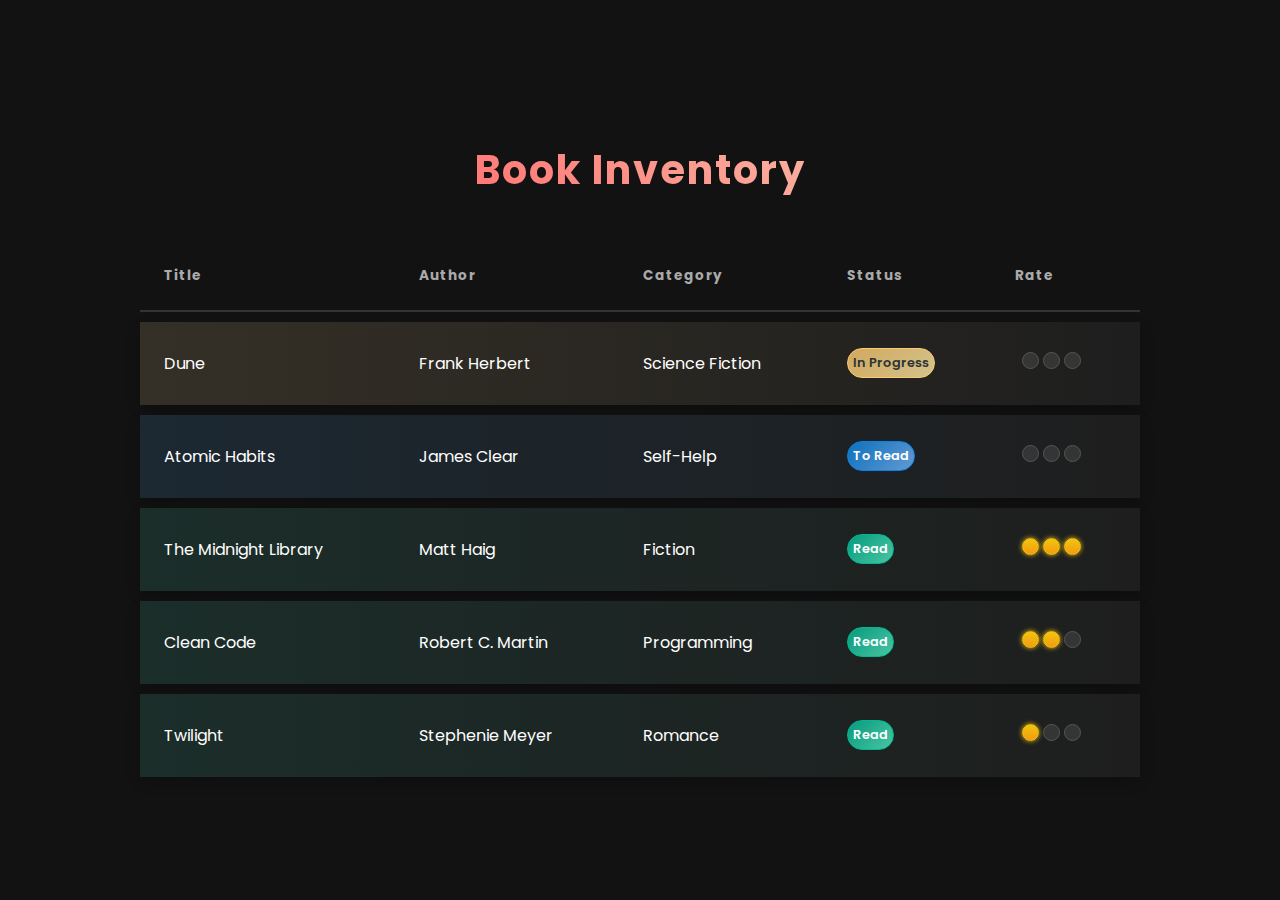
<file: bookInventoryApp/index.html>
<!DOCTYPE html>
<html lang="en">

<head>
    <meta charset="UTF-8">
    <meta name="viewport" content="width=device-width, initial-scale=1.0">
    <title>Book Inventory</title>
    <link rel="stylesheet" href="styles.css">
</head>

<body>
    <h1>Book Inventory</h1>

    <table>
        <thead>
            <tr>
                <th>Title</th>
                <th>Author</th>
                <th>Category</th>
                <th>Status</th>
                <th>Rate</th>
            </tr>
        </thead>
        <tbody>
            <!-- Row 1: In Progress -->
            <tr class="in-progress">
                <td>Dune</td>
                <td>Frank Herbert</td>
                <td>Science Fiction</td>
                <td><span class="status">In Progress</span></td>
                <td>
                    <span class="rate">
                        <span></span><span></span><span></span>
                    </span>
                </td>
            </tr>

            <!-- Row 2: To Read -->
            <tr class="to-read">
                <td>Atomic Habits</td>
                <td>James Clear</td>
                <td>Self-Help</td>
                <td><span class="status">To Read</span></td>
                <td>
                    <span class="rate">
                        <span></span><span></span><span></span>
                    </span>
                </td>
            </tr>

            <!-- Row 3: Read (3 Stars) -->
            <tr class="read">
                <td>The Midnight Library</td>
                <td>Matt Haig</td>
                <td>Fiction</td>
                <td><span class="status">Read</span></td>
                <td>
                    <!-- Class "rate three" -->
                    <span class="rate three">
                        <span></span><span></span><span></span>
                    </span>
                </td>
            </tr>

            <!-- Row 4: Read (2 Stars) -->
            <tr class="read">
                <td>Clean Code</td>
                <td>Robert C. Martin</td>
                <td>Programming</td>
                <td><span class="status">Read</span></td>
                <td>
                    <!-- Class "rate two" -->
                    <span class="rate two">
                        <span></span><span></span><span></span>
                    </span>
                </td>
            </tr>

            <!-- Row 5: Read (1 Star) -->
            <tr class="read">
                <td>Twilight</td>
                <td>Stephenie Meyer</td>
                <td>Romance</td>
                <td><span class="status">Read</span></td>
                <td>
                    <!-- Class "rate one" -->
                    <span class="rate one">
                        <span></span><span></span><span></span>
                    </span>
                </td>
            </tr>
        </tbody>
    </table>
</body>

</html>
</file>
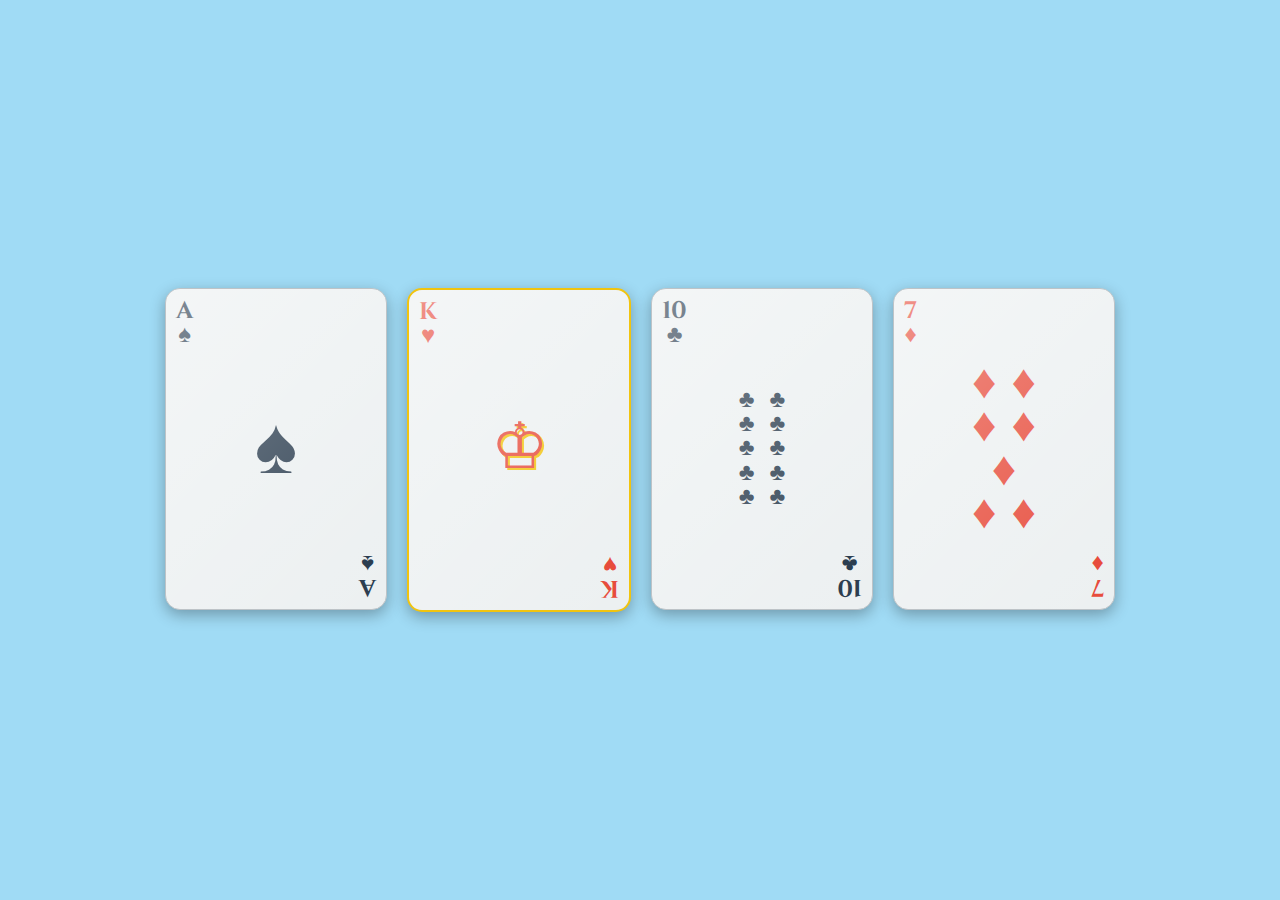
<file: cardsPage/index.html>
<!DOCTYPE html>
<html lang="en">

<head>
    <meta charset="UTF-8">
    <meta name="viewport" content="width=device-width, initial-scale=1.0">
    <title>Magical Playing Cards</title>
    <link rel="stylesheet" href="styles.css">
</head>

<body>
    <main id="playing-cards">

        <!-- Card 1: Ace of Spades -->
        <div class="card spades ace">
            <div class="left">
                <span>A</span>
                <span>♠</span>
            </div>
            <div class="middle">
                <span>♠</span>
            </div>
            <div class="right">
                <span>A</span>
                <span>♠</span>
            </div>
        </div>

        <!-- Card 2: King of Hearts -->
        <div class="card hearts king">
            <div class="left">
                <span>K</span>
                <span>♥</span>
            </div>
            <div class="middle">
                <span>♔</span>
            </div>
            <div class="right">
                <span>K</span>
                <span>♥</span>
            </div>
        </div>

        <!-- Card 3: 10 of Clubs -->
        <div class="card clubs ten">
            <div class="left">
                <span>10</span>
                <span>♣</span>
            </div>
            <div class="middle">
                <!-- Using rows to visualize 10 items while keeping parent flex-col -->
                <div class="row"><span>♣</span> <span>♣</span></div>
                <div class="row"><span>♣</span> <span>♣</span></div>
                <div class="row"><span>♣</span> <span>♣</span></div>
                <div class="row"><span>♣</span> <span>♣</span></div>
                <div class="row"><span>♣</span> <span>♣</span></div>
            </div>
            <div class="right">
                <span>10</span>
                <span>♣</span>
            </div>
        </div>

        <!-- Card 4: 7 of Diamonds -->
        <div class="card diamonds">
            <div class="left">
                <span>7</span>
                <span>♦</span>
            </div>
            <div class="middle">
                <div class="row"><span>♦</span> <span>♦</span></div>
                <div class="row"><span>♦</span> <span>♦</span></div>
                <div class="row"><span>♦</span></div>
                <div class="row"><span>♦</span> <span>♦</span></div>
            </div>
            <div class="right">
                <span>7</span>
                <span>♦</span>
            </div>
        </div>

    </main>
</body>

</html>
</file>
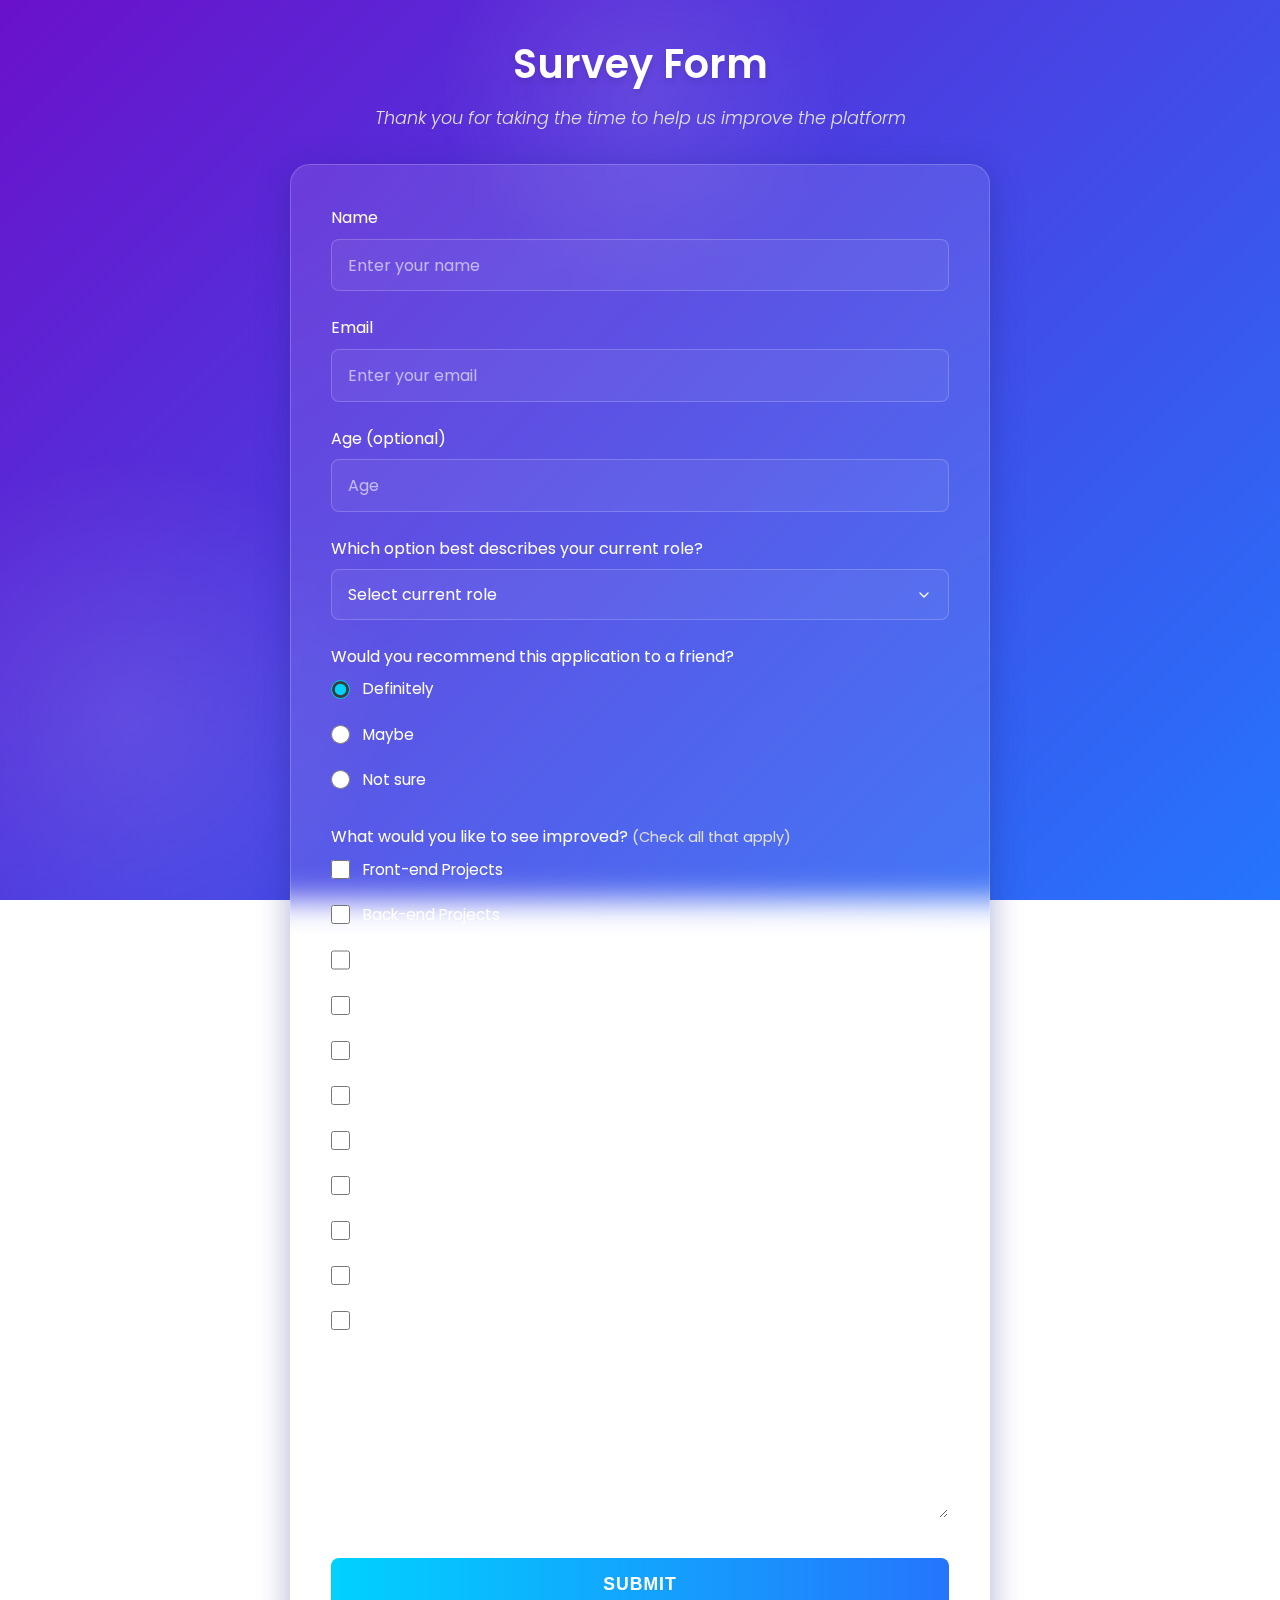
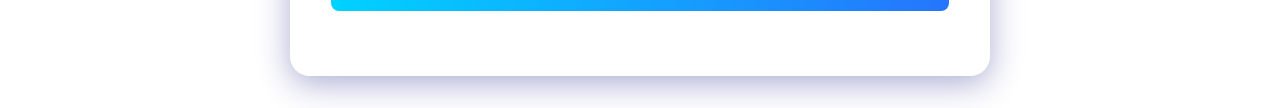
<file: surveyForm/index.html>
<!DOCTYPE html>
<html lang="en">

<head>
    <meta charset="UTF-8">
    <meta name="viewport" content="width=device-width, initial-scale=1.0">
    <title>Survey Form</title>
    <link rel="stylesheet" href="styles.css">
</head>

<body>
    <div class="container">
        <header>
            <h1 id="title">Survey Form</h1>
            <p id="description">Thank you for taking the time to help us improve the platform</p>
        </header>

        <form id="survey-form">
            <!-- Name Field -->
            <div class="form-group">
                <label id="name-label" for="name">Name</label>
                <input type="text" id="name" placeholder="Enter your name" required>
            </div>

            <!-- Email Field -->
            <div class="form-group">
                <label id="email-label" for="email">Email</label>
                <input type="email" id="email" placeholder="Enter your email" required>
            </div>

            <!-- Number Field -->
            <div class="form-group">
                <label id="number-label" for="number">Age (optional)</label>
                <input type="number" id="number" min="10" max="99" placeholder="Age">
            </div>

            <!-- Dropdown Field -->
            <div class="form-group">
                <label for="dropdown">Which option best describes your current role?</label>
                <select id="dropdown" name="role" required>
                    <option disabled selected value>Select current role</option>
                    <option value="student">Student</option>
                    <option value="job">Full Time Job</option>
                    <option value="learner">Full Time Learner</option>
                    <option value="preferNo">Prefer not to say</option>
                    <option value="other">Other</option>
                </select>
            </div>

            <!-- Radio Buttons -->
            <div class="form-group">
                <label>Would you recommend this application to a friend?</label>
                <div class="inline-group">
                    <label class="inline-control">
                        <input type="radio" name="recommend" value="definitely" checked> Definitely
                    </label>
                    <label class="inline-control">
                        <input type="radio" name="recommend" value="maybe"> Maybe
                    </label>
                    <label class="inline-control">
                        <input type="radio" name="recommend" value="not-sure"> Not sure
                    </label>
                </div>
            </div>

            <!-- Checkboxes -->
            <div class="form-group">
                <label>What would you like to see improved? <span
                        style="font-size: 0.9em; color: var(--text-muted)">(Check all that apply)</span></label>
                <div class="inline-group">
                    <label class="inline-control">
                        <input type="checkbox" name="improvement" value="front-end"> Front-end Projects
                    </label>
                    <label class="inline-control">
                        <input type="checkbox" name="improvement" value="back-end"> Back-end Projects
                    </label>
                    <label class="inline-control">
                        <input type="checkbox" name="improvement" value="data-visualization"> Data Visualization
                    </label>
                    <label class="inline-control">
                        <input type="checkbox" name="improvement" value="challenges"> Challenges
                    </label>
                    <label class="inline-control">
                        <input type="checkbox" name="improvement" value="open-source"> Open Source Community
                    </label>
                    <label class="inline-control">
                        <input type="checkbox" name="improvement" value="gitter-help-rooms"> Gitter help rooms
                    </label>
                    <label class="inline-control">
                        <input type="checkbox" name="improvement" value="videos"> Videos
                    </label>
                    <label class="inline-control">
                        <input type="checkbox" name="improvement" value="city-meetups"> City Meetups
                    </label>
                    <label class="inline-control">
                        <input type="checkbox" name="improvement" value="wiki"> Wiki
                    </label>
                    <label class="inline-control">
                        <input type="checkbox" name="improvement" value="forum"> Forum
                    </label>
                    <label class="inline-control">
                        <input type="checkbox" name="improvement" value="additional-courses"> Additional Courses
                    </label>
                </div>
            </div>

            <!-- Text Area -->
            <div class="form-group">
                <label for="comments">Any comments or suggestions?</label>
                <textarea id="comments" name="comment" placeholder="Enter your comment here..."></textarea>
            </div>

            <!-- Submit Button -->
            <div class="form-group">
                <button type="submit" id="submit">Submit</button>
            </div>
        </form>
    </div>
</body>

</html>
</file>
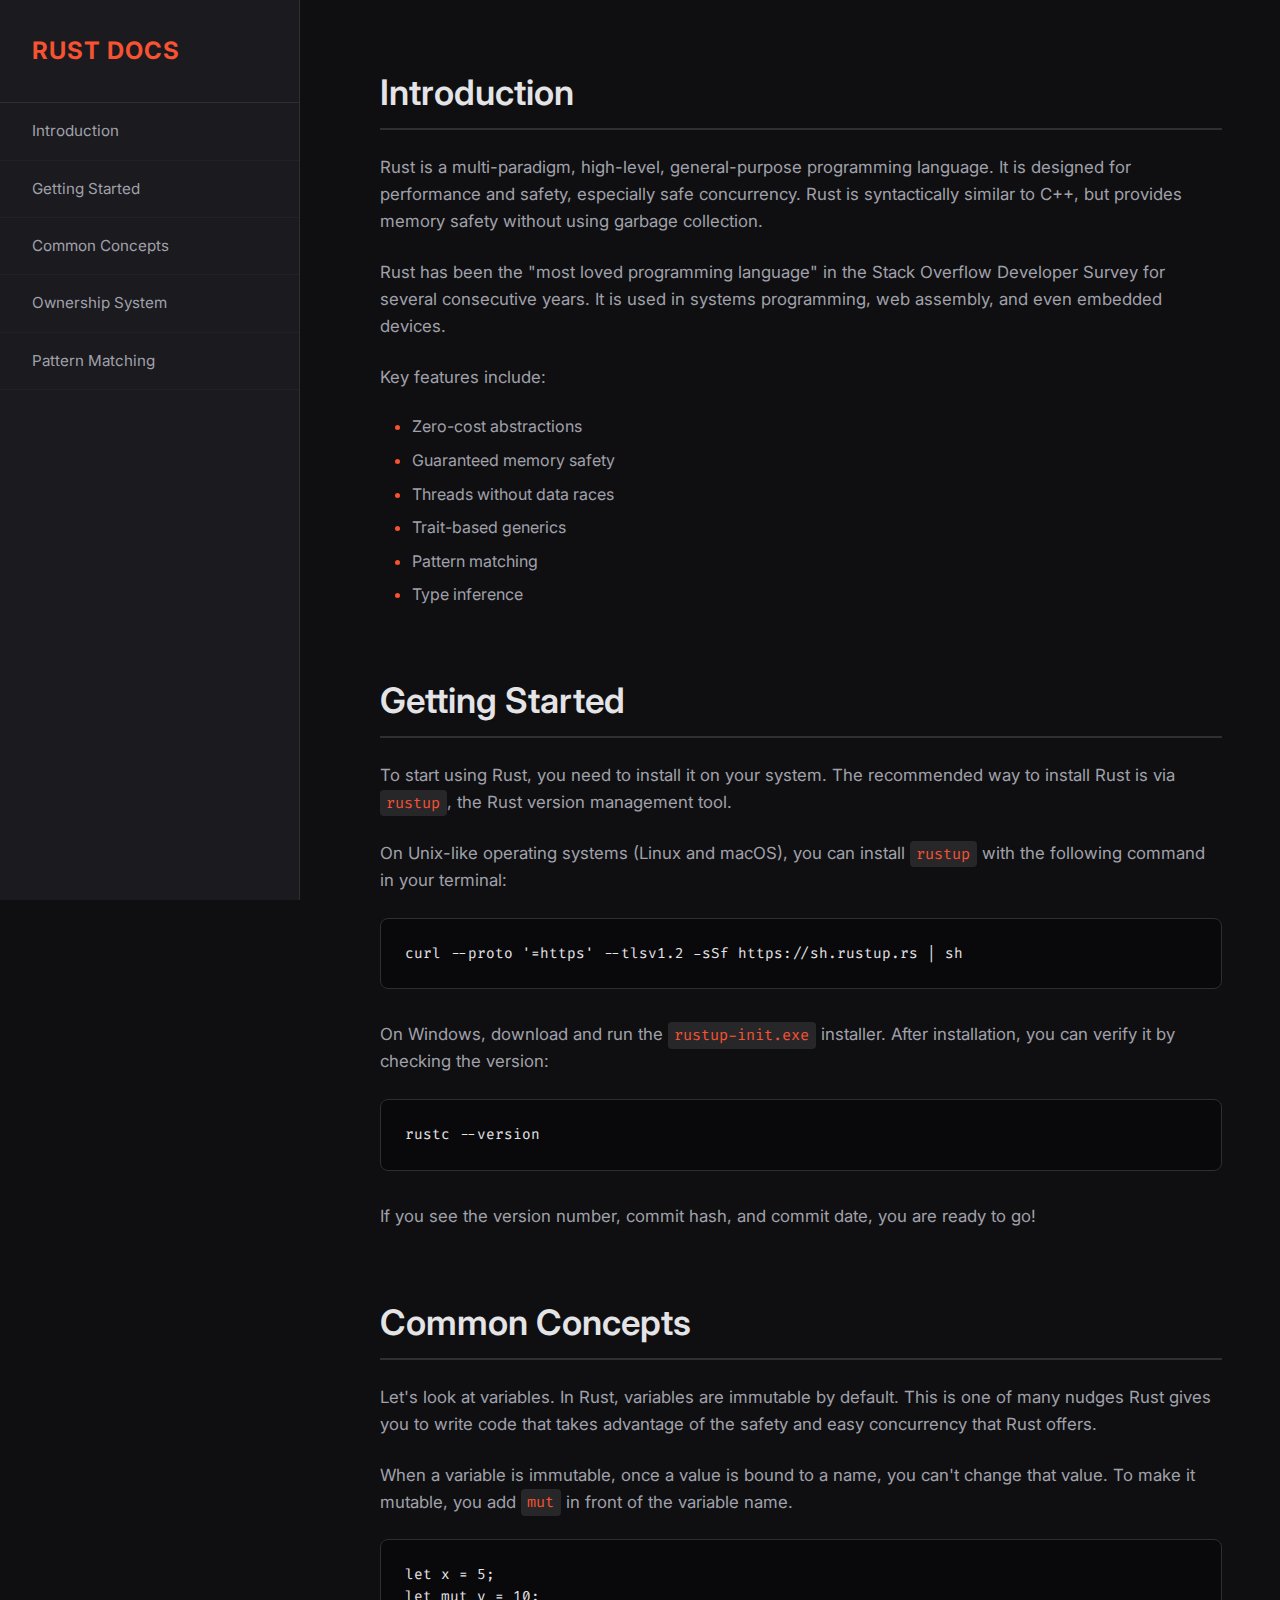
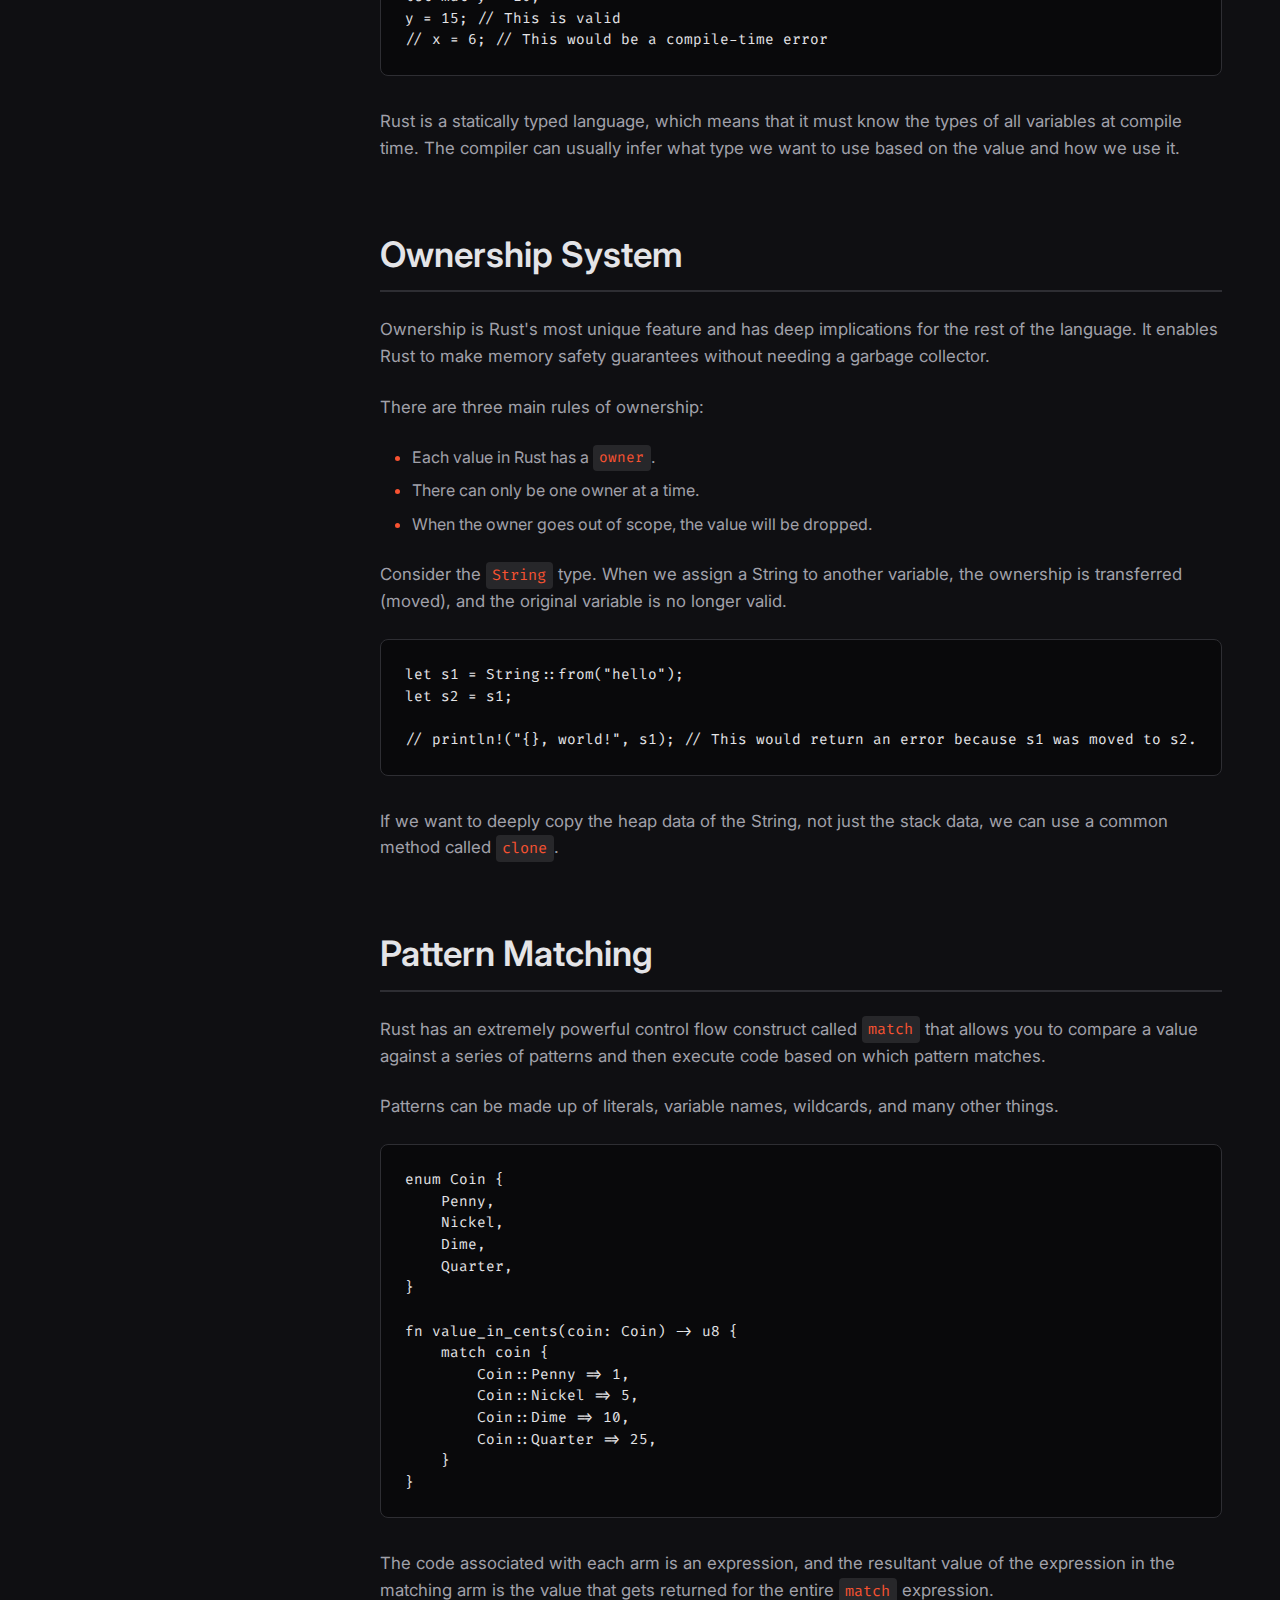
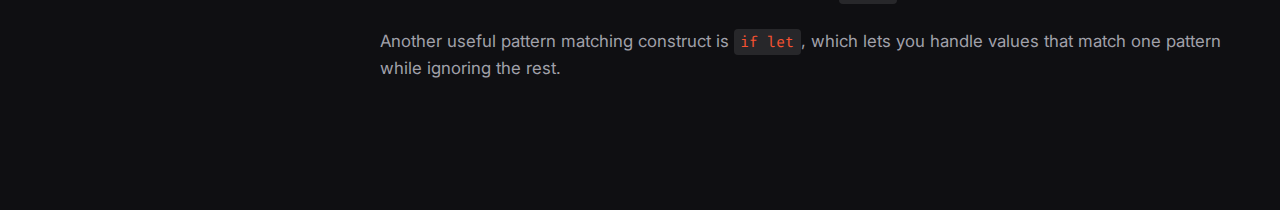
<file: techDoc/index.html>
<!DOCTYPE html>
<html lang="en">

<head>
    <meta charset="UTF-8">
    <meta name="viewport" content="width=device-width, initial-scale=1.0">
    <title>Rust Documentation</title>
    <link rel="stylesheet" href="styles.css">
</head>

<body>
    <nav id="navbar">
        <header>Rust Docs</header>
        <a class="nav-link" href="#Introduction">Introduction</a>
        <a class="nav-link" href="#Getting_Started">Getting Started</a>
        <a class="nav-link" href="#Common_Concepts">Common Concepts</a>
        <a class="nav-link" href="#Ownership_System">Ownership System</a>
        <a class="nav-link" href="#Pattern_Matching">Pattern Matching</a>
    </nav>

    <main id="main-doc">
        <section class="main-section" id="Introduction">
            <header>Introduction</header>
            <p>Rust is a multi-paradigm, high-level, general-purpose programming language. It is designed for
                performance and safety, especially safe concurrency. Rust is syntactically similar to C++, but provides
                memory safety without using garbage collection.</p>
            <p>Rust has been the "most loved programming language" in the Stack Overflow Developer Survey for several
                consecutive years. It is used in systems programming, web assembly, and even embedded devices.</p>
            <p>Key features include:</p>
            <ul>
                <li>Zero-cost abstractions</li>
                <li>Guaranteed memory safety</li>
                <li>Threads without data races</li>
                <li>Trait-based generics</li>
                <li>Pattern matching</li>
                <li>Type inference</li>
            </ul>
        </section>

        <section class="main-section" id="Getting_Started">
            <header>Getting Started</header>
            <p>To start using Rust, you need to install it on your system. The recommended way to install Rust is via
                <code>rustup</code>, the Rust version management tool.</p>
            <p>On Unix-like operating systems (Linux and macOS), you can install <code>rustup</code> with the following
                command in your terminal:</p>
            <pre><code>curl --proto '=https' --tlsv1.2 -sSf https://sh.rustup.rs | sh</code></pre>
            <p>On Windows, download and run the <code>rustup-init.exe</code> installer. After installation, you can
                verify it by checking the version:</p>
            <pre><code>rustc --version</code></pre>
            <p>If you see the version number, commit hash, and commit date, you are ready to go!</p>
        </section>

        <section class="main-section" id="Common_Concepts">
            <header>Common Concepts</header>
            <p>Let's look at variables. In Rust, variables are immutable by default. This is one of many nudges Rust
                gives you to write code that takes advantage of the safety and easy concurrency that Rust offers.</p>
            <p>When a variable is immutable, once a value is bound to a name, you can't change that value. To make it
                mutable, you add <code>mut</code> in front of the variable name.</p>
            <pre><code>let x = 5;
let mut y = 10;
y = 15; // This is valid
// x = 6; // This would be a compile-time error</code></pre>
            <p>Rust is a statically typed language, which means that it must know the types of all variables at compile
                time. The compiler can usually infer what type we want to use based on the value and how we use it.</p>
        </section>

        <section class="main-section" id="Ownership_System">
            <header>Ownership System</header>
            <p>Ownership is Rust's most unique feature and has deep implications for the rest of the language. It
                enables Rust to make memory safety guarantees without needing a garbage collector.</p>
            <p>There are three main rules of ownership:</p>
            <ul>
                <li>Each value in Rust has a <code>owner</code>.</li>
                <li>There can only be one owner at a time.</li>
                <li>When the owner goes out of scope, the value will be dropped.</li>
            </ul>
            <p>Consider the <code>String</code> type. When we assign a String to another variable, the ownership is
                transferred (moved), and the original variable is no longer valid.</p>
            <pre><code>let s1 = String::from("hello");
let s2 = s1;

// println!("{}, world!", s1); // This would return an error because s1 was moved to s2.</code></pre>
            <p>If we want to deeply copy the heap data of the String, not just the stack data, we can use a common
                method called <code>clone</code>.</p>
        </section>

        <section class="main-section" id="Pattern_Matching">
            <header>Pattern Matching</header>
            <p>Rust has an extremely powerful control flow construct called <code>match</code> that allows you to
                compare a value against a series of patterns and then execute code based on which pattern matches.</p>
            <p>Patterns can be made up of literals, variable names, wildcards, and many other things.</p>
            <pre><code>enum Coin {
    Penny,
    Nickel,
    Dime,
    Quarter,
}

fn value_in_cents(coin: Coin) -> u8 {
    match coin {
        Coin::Penny => 1,
        Coin::Nickel => 5,
        Coin::Dime => 10,
        Coin::Quarter => 25,
    }
}</code></pre>
            <p>The code associated with each arm is an expression, and the resultant value of the expression in the
                matching arm is the value that gets returned for the entire <code>match</code> expression.</p>
            <p>Another useful pattern matching construct is <code>if let</code>, which lets you handle values that match
                one pattern while ignoring the rest.</p>
        </section>
    </main>
</body>

</html>
</file>
<file: bookInventoryApp/styles.css>
@import url('https://fonts.googleapis.com/css2?family=Poppins:wght@300;400;500;600&display=swap');

:root {
    --bg-dark: #121212;
    --table-bg: #1e1e1e;
    --text-primary: #ffffff;
    --text-secondary: #aaaaaa;
    --accent-read: #00b894;
    --accent-reading: #fdcb6e;
    --accent-toread: #0984e3;
    --border-color: #333;
}

body {
    font-family: 'Poppins', sans-serif;
    background-color: var(--bg-dark);
    color: var(--text-primary);
    display: flex;
    flex-direction: column;
    align-items: center;
    justify-content: center;
    min-height: 100vh;
    margin: 0;
}

h1 {
    font-size: 2.5rem;
    margin-bottom: 2rem;
    background: linear-gradient(45deg, #ff7675, #fab1a0);
    -webkit-background-clip: text;
    -webkit-text-fill-color: transparent;
    letter-spacing: 2px;
}

table {
    width: 90%;
    max-width: 1000px;
    border-collapse: separate;
    /* Allows border radius */
    border-spacing: 0 10px;
    /* Spacing between rows */
}

th {
    padding: 1.5rem;
    text-align: left;
    color: var(--text-secondary);
    font-size: 0.85rem;
    letter-spacing: 1px;
    border-bottom: 2px solid var(--border-color);
}

td {
    padding: 1.5rem;
    vertical-align: middle;
}

/* Row Styling with Gradients (User Story: Attribute Selectors for rows) */
tr {
    transition: transform 0.2s;
}

tr:not(:first-child):hover {
    transform: scale(1.01);
}

/* Base style for data rows */
tbody tr {
    background-color: var(--table-bg);
    box-shadow: 0 5px 15px rgba(0, 0, 0, 0.2);
    border-radius: 8px;
    /* Note: requires display block or specific border-collapse handling on modern browsers, but visuals will try to adhere */
}

/* Using attribute selectors as requested for row backgrounds */
tr[class="read"] {
    background-image: linear-gradient(90deg, rgba(0, 184, 148, 0.1), transparent);
}

tr[class="to-read"] {
    background-image: linear-gradient(90deg, rgba(9, 132, 227, 0.1), transparent);
}

tr[class="in-progress"] {
    background-image: linear-gradient(90deg, rgba(253, 203, 110, 0.1), transparent);
}

/* Span Display Property (User Story) */
span {
    display: inline-block;
}

/* Status Badge Styling using Attribute Selectors (User Story) */
/* Shared status styles */
span[class="status"] {
    padding: 6px 12px;
    border-radius: 20px;
    font-size: 0.8rem;
    font-weight: 600;
}

/* Rate Container & Shared Rate Span Styles (User Story target class starting with rate) */
span[class="status"],
span[class^="rate"] {
    /* Height, width, padding as requested */
    height: auto;
    width: auto;
    padding: 5px;
    /* Minimal padding */
}

/* Target span elements inside .rate (The dots) */
span[class^="rate"]>span {
    border: 1px solid #555;
    border-radius: 50%;
    margin: 0 2px;
    height: 15px;
    width: 15px;
    background-color: rgba(255, 255, 255, 0.1);
}

/* Specific Status Styles (Descendant of TR classes) */

/* To Read Status */
tr[class="to-read"] span[class="status"] {
    border: 1px solid var(--accent-toread);
    background-image: linear-gradient(135deg, rgba(9, 132, 227, 0.8), rgba(116, 185, 255, 0.8));
    color: white;
}

/* Read Status */
tr[class="read"] span[class="status"] {
    border: 1px solid var(--accent-read);
    background-image: linear-gradient(135deg, rgba(0, 184, 148, 0.8), rgba(85, 239, 196, 0.8));
    color: white;
}

/* In Progress Status */
tr[class="in-progress"] span[class="status"] {
    border: 1px solid var(--accent-reading);
    background-image: linear-gradient(135deg, rgba(253, 203, 110, 0.8), rgba(255, 234, 167, 0.8));
    color: #2d3436;
    /* Dark text for contrast on yellow */
}


/* Rating Logic (User Stories for filling the dots) */
/* The rating dots are direct children of span[class^="rate"] */

/* 1 Star (Rate: one) */
span[class~="one"]>span:first-child {
    background-image: linear-gradient(to bottom, #f1c40f, #f39c12);
    border-color: #f1c40f;
    box-shadow: 0 0 5px #f1c40f;
}

/* 2 Stars (Rate: two) */
span[class~="two"]>span:nth-child(-n+2) {
    background-image: linear-gradient(to bottom, #f1c40f, #f39c12);
    border-color: #f1c40f;
    box-shadow: 0 0 5px #f1c40f;
}

/* 3 Stars (Rate: three) - Targeting all descendants */
span[class~="three"]>span {
    background-image: linear-gradient(to bottom, #f1c40f, #f39c12);
    border-color: #f1c40f;
    box-shadow: 0 0 5px #f1c40f;
}
</file>
<file: cardsPage/styles.css>
@import url('https://fonts.googleapis.com/css2?family=Cinzel:wght@400;700&display=swap');

:root {
    --card-width: 200px;
    --card-height: 300px;
    --bg-color: #a0dbf5;
    --card-bg: #ecf0f1;
    --red-suit: #e74c3c;
    --black-suit: #2c3e50;
    --gold-accent: #f1c40f;
}

body {
    background-color: var(--bg-color);
    margin: 0;
    min-height: 100vh;
    display: flex;
    align-items: center;
    justify-content: center;
    font-family: 'Cinzel', serif;
}

#playing-cards {
    display: flex;
    justify-content: center;
    flex-wrap: wrap;
    gap: 20px;
    padding: 2rem;
    perspective: 1000px;
}

.card {
    width: var(--card-width);
    height: var(--card-height);
    background-color: var(--card-bg);
    border-radius: 15px;
    box-shadow: 0 5px 15px rgba(0, 0, 0, 0.3);
    padding: 10px;

    /* Required Flex Properties */
    display: flex;
    justify-content: space-between;

    /* Animation & Interactive */
    transition: transform 0.4s cubic-bezier(0.175, 0.885, 0.32, 1.27),
        box-shadow 0.4s ease;
    cursor: pointer;
    position: relative;
    overflow: hidden;
    border: 1px solid #bdc3c7;
}

.card::before {
    content: '';
    position: absolute;
    top: 0;
    left: 0;
    width: 100%;
    height: 100%;
    background: linear-gradient(135deg, rgba(255, 255, 255, 0.4) 0%, rgba(255, 255, 255, 0) 100%);
    pointer-events: none;
}

.card:hover {
    transform: translateY(-20px) rotateX(10deg) scale(1.05);
    box-shadow: 0 20px 40px rgba(0, 0, 0, 0.4);
    z-index: 10;
}

/* Suit Specific Colors */
.card.hearts,
.card.diamonds {
    color: var(--red-suit);
}

.card.spades,
.card.clubs {
    color: var(--black-suit);
}

/* Left Section */
.left {
    align-self: flex-start;
    display: flex;
    flex-direction: column;
    align-items: center;
    font-size: 1.5rem;
    font-weight: bold;
    line-height: 1;
}

/* Middle Section */
.middle {
    align-self: center;

    /* Required Flex Properties */
    display: flex;
    flex-direction: column;

    font-size: 3rem;
    justify-content: center;
    align-items: center;
    gap: 5px;
    height: 100%;
}

/* Decorative center elements */
.middle span {
    display: block;
    line-height: 0.8;
}

/* Right Section */
.right {
    align-self: flex-end;
    display: flex;
    flex-direction: column;
    align-items: center;
    font-size: 1.5rem;
    font-weight: bold;
    line-height: 1;
    transform: rotate(180deg);
}

/* King Card Special Styling */
.card.king .middle {
    font-size: 4rem;
    text-shadow: 2px 2px 0 var(--gold-accent);
}

.card.king {
    border: 2px solid var(--gold-accent);
}

/* Ace Special Styling */
.card.ace .middle {
    font-size: 5rem;
}

/* Number 10 Special Styling */
.card.ten .middle {
    font-size: 1.5rem;
    display: flex;
    flex-wrap: wrap;
    /* We need column direction for the test, but complex layout for 10 is hard with just column. 
       Let's stick to requirements: flex-direction: column. 
       We can have rows inside the column. */
}

.row {
    display: flex;
    gap: 15px;
}
</file>
<file: surveyForm/styles.css>
@import url('https://fonts.googleapis.com/css2?family=Poppins:wght@300;400;500;600&display=swap');

:root {
    --primary-color: #6a11cb;
    --secondary-color: #2575fc;
    --accent-color: #00d2ff;
    --glass-bg: rgba(255, 255, 255, 0.1);
    --glass-border: rgba(255, 255, 255, 0.2);
    --text-color: #ffffff;
    --text-muted: #e0e0e0;
    --input-bg: rgba(255, 255, 255, 0.05);
    --input-focus-bg: rgba(255, 255, 255, 0.15);
}

* {
    box-sizing: border-box;
    margin: 0;
    padding: 0;
}

body {
    font-family: 'Poppins', sans-serif;
    line-height: 1.6;
    background: linear-gradient(135deg, var(--primary-color) 0%, var(--secondary-color) 100%);
    color: var(--text-color);
    min-height: 100vh;
    display: flex;
    justify-content: center;
    align-items: center;
    padding: 2rem 1rem;
    background-attachment: fixed;
}

/* Background Animation Effect */
body::before {
    content: '';
    position: fixed;
    top: 0;
    left: 0;
    width: 100%;
    height: 100%;
    background: radial-gradient(circle at 50% 10%, rgba(255, 255, 255, 0.1) 0%, transparent 20%),
        radial-gradient(circle at 10% 80%, rgba(255, 255, 255, 0.1) 0%, transparent 20%);
    pointer-events: none;
    z-index: -1;
}

.container {
    width: 100%;
    max-width: 700px;
    margin: 0 auto;
}

header {
    text-align: center;
    margin-bottom: 2rem;
}

#title {
    font-size: 2.5rem;
    font-weight: 600;
    margin-bottom: 0.5rem;
    text-shadow: 0 4px 6px rgba(0, 0, 0, 0.1);
}

#description {
    font-size: 1.1rem;
    font-weight: 300;
    color: var(--text-muted);
    font-style: italic;
}

form {
    background: var(--glass-bg);
    backdrop-filter: blur(15px);
    -webkit-backdrop-filter: blur(15px);
    border: 1px solid var(--glass-border);
    padding: 2.5rem;
    border-radius: 20px;
    box-shadow: 0 8px 32px 0 rgba(31, 38, 135, 0.37);
}

.form-group {
    margin-bottom: 1.5rem;
}

label {
    display: block;
    margin-bottom: 0.5rem;
    font-size: 1rem;
    font-weight: 400;
}

input,
select,
textarea {
    width: 100%;
    padding: 0.8rem 1rem;
    font-size: 1rem;
    font-family: inherit;
    color: #fff;
    background: var(--input-bg);
    border: 1px solid var(--glass-border);
    border-radius: 8px;
    transition: all 0.3s ease;
}

input::placeholder,
textarea::placeholder {
    color: rgba(255, 255, 255, 0.6);
}

select {
    color: #fff;
    appearance: none;
    background-image: url("data:image/svg+xml;charset=UTF-8,%3csvg xmlns='http://www.w3.org/2000/svg' viewBox='0 0 24 24' fill='none' stroke='white' stroke-width='2' stroke-linecap='round' stroke-linejoin='round'%3e%3cpolyline points='6 9 12 15 18 9'%3e%3c/polyline%3e%3c/svg%3e");
    background-repeat: no-repeat;
    background-position: right 1rem center;
    background-size: 1em;
}

select option {
    background: #1f1f1f;
    color: #fff;
}

input:focus,
select:focus,
textarea:focus {
    outline: none;
    background: var(--input-focus-bg);
    border-color: var(--accent-color);
    box-shadow: 0 0 10px rgba(0, 210, 255, 0.2);
}

/* Radio and Checkbox Styling */
.inline-group {
    display: flex;
    flex-direction: column;
    gap: 0.8rem;
    margin-top: 0.5rem;
}

.inline-control {
    display: flex;
    align-items: center;
    cursor: pointer;
    font-size: 0.95rem;
    transition: transform 0.2s ease;
}

.inline-control:hover {
    transform: translateX(5px);
}

.inline-control input {
    width: auto;
    margin-right: 0.8rem;
    accent-color: var(--accent-color);
    cursor: pointer;
    width: 1.2rem;
    height: 1.2rem;
}

textarea {
    resize: vertical;
    min-height: 120px;
}

#submit {
    display: block;
    width: 100%;
    padding: 1rem;
    margin-top: 2rem;
    background: linear-gradient(90deg, var(--accent-color), var(--secondary-color));
    color: #fff;
    font-size: 1.1rem;
    font-weight: 600;
    border: none;
    border-radius: 8px;
    cursor: pointer;
    transition: transform 0.2s, box-shadow 0.2s;
    text-transform: uppercase;
    letter-spacing: 1px;
}

#submit:hover {
    transform: translateY(-2px);
    box-shadow: 0 5px 15px rgba(0, 210, 255, 0.4);
}

#submit:active {
    transform: translateY(0);
}

/* Responsive */
@media (max-width: 600px) {
    #title {
        font-size: 2rem;
    }

    form {
        padding: 1.5rem;
    }
}
</file>
<file: techDoc/styles.css>
@import url('https://fonts.googleapis.com/css2?family=Fira+Code:wght@300;400;500&family=Inter:wght@300;400;600;700&display=swap');

:root {
    --bg-primary: #0f0f12;
    --bg-secondary: #1a1a1f;
    --bg-code: #09090b;
    --border-color: #2e2e33;
    --accent-color: #f75231;
    /* Rust-ish Orange */
    --accent-hover: #ff7052;
    --text-primary: #e4e4e7;
    --text-secondary: #a1a1aa;
    --font-heading: 'Inter', sans-serif;
    --font-mono: 'Fira Code', monospace;
    --nav-width: 300px;
}

* {
    box-sizing: border-box;
    margin: 0;
    padding: 0;
}

body {
    font-family: var(--font-heading);
    background-color: var(--bg-primary);
    color: var(--text-primary);
    line-height: 1.6;
    display: flex;
    min-height: 100vh;
}

/* Navbar Styling */
#navbar {
    position: fixed;
    top: 0;
    left: 0;
    width: var(--nav-width);
    height: 100vh;
    border-right: 1px solid var(--border-color);
    background-color: var(--bg-secondary);
    overflow-y: auto;
    display: flex;
    flex-direction: column;
    z-index: 10;
}

#navbar header {
    padding: 2rem;
    font-size: 1.5rem;
    font-weight: 700;
    color: var(--accent-color);
    text-transform: uppercase;
    letter-spacing: 1px;
    border-bottom: 1px solid var(--border-color);
    background: var(--bg-secondary);
    position: sticky;
    top: 0;
}

.nav-link {
    display: block;
    padding: 1rem 2rem;
    text-decoration: none;
    color: var(--text-secondary);
    border-bottom: 1px solid rgba(255, 255, 255, 0.03);
    transition: all 0.2s ease;
    font-size: 0.95rem;
}

.nav-link:hover {
    color: var(--text-primary);
    background-color: rgba(255, 255, 255, 0.05);
    border-left: 3px solid var(--accent-color);
    padding-left: calc(2rem - 3px);
}

/* Main Content Styling */
#main-doc {
    margin-left: var(--nav-width);
    padding: 4rem 5rem;
    max-width: 1200px;
    width: 100%;
}

.main-section {
    margin-bottom: 4rem;
    scroll-margin-top: 2rem;
}

.main-section header {
    font-size: 2.2rem;
    font-weight: 600;
    margin-bottom: 1.5rem;
    color: var(--text-primary);
    border-bottom: 2px solid var(--border-color);
    padding-bottom: 0.5rem;
}

p {
    color: var(--text-secondary);
    margin-bottom: 1.5rem;
    font-size: 1.05rem;
}

ul {
    margin-bottom: 1.5rem;
    margin-left: 2rem;
    color: var(--text-secondary);
}

li {
    margin-bottom: 0.5rem;
}

li::marker {
    color: var(--accent-color);
}

code {
    font-family: var(--font-mono);
    background-color: rgba(255, 255, 255, 0.1);
    padding: 0.2rem 0.4rem;
    border-radius: 4px;
    font-size: 0.9em;
    color: var(--accent-color);
}

pre {
    background-color: var(--bg-code);
    padding: 1.5rem;
    border-radius: 8px;
    border: 1px solid var(--border-color);
    overflow-x: auto;
    margin-bottom: 2rem;
}

pre code {
    background-color: transparent;
    padding: 0;
    color: var(--text-primary);
    display: block;
    line-height: 1.5;
}

/* Scrollbar Styling */
::-webkit-scrollbar {
    width: 8px;
    height: 8px;
}

::-webkit-scrollbar-track {
    background: var(--bg-primary);
}

::-webkit-scrollbar-thumb {
    background: #333;
    border-radius: 4px;
}

::-webkit-scrollbar-thumb:hover {
    background: #444;
}

/* Media Queries */
@media (max-width: 850px) {
    body {
        flex-direction: column;
    }

    #navbar {
        position: relative;
        width: 100%;
        height: auto;
        max-height: 300px;
        border-right: none;
        border-bottom: 1px solid var(--border-color);
    }

    #navbar header {
        position: static;
        padding: 1.5rem;
        text-align: center;
    }

    #main-doc {
        margin-left: 0;
        padding: 2rem;
    }

    .main-section header {
        font-size: 1.8rem;
    }
}
</file>
